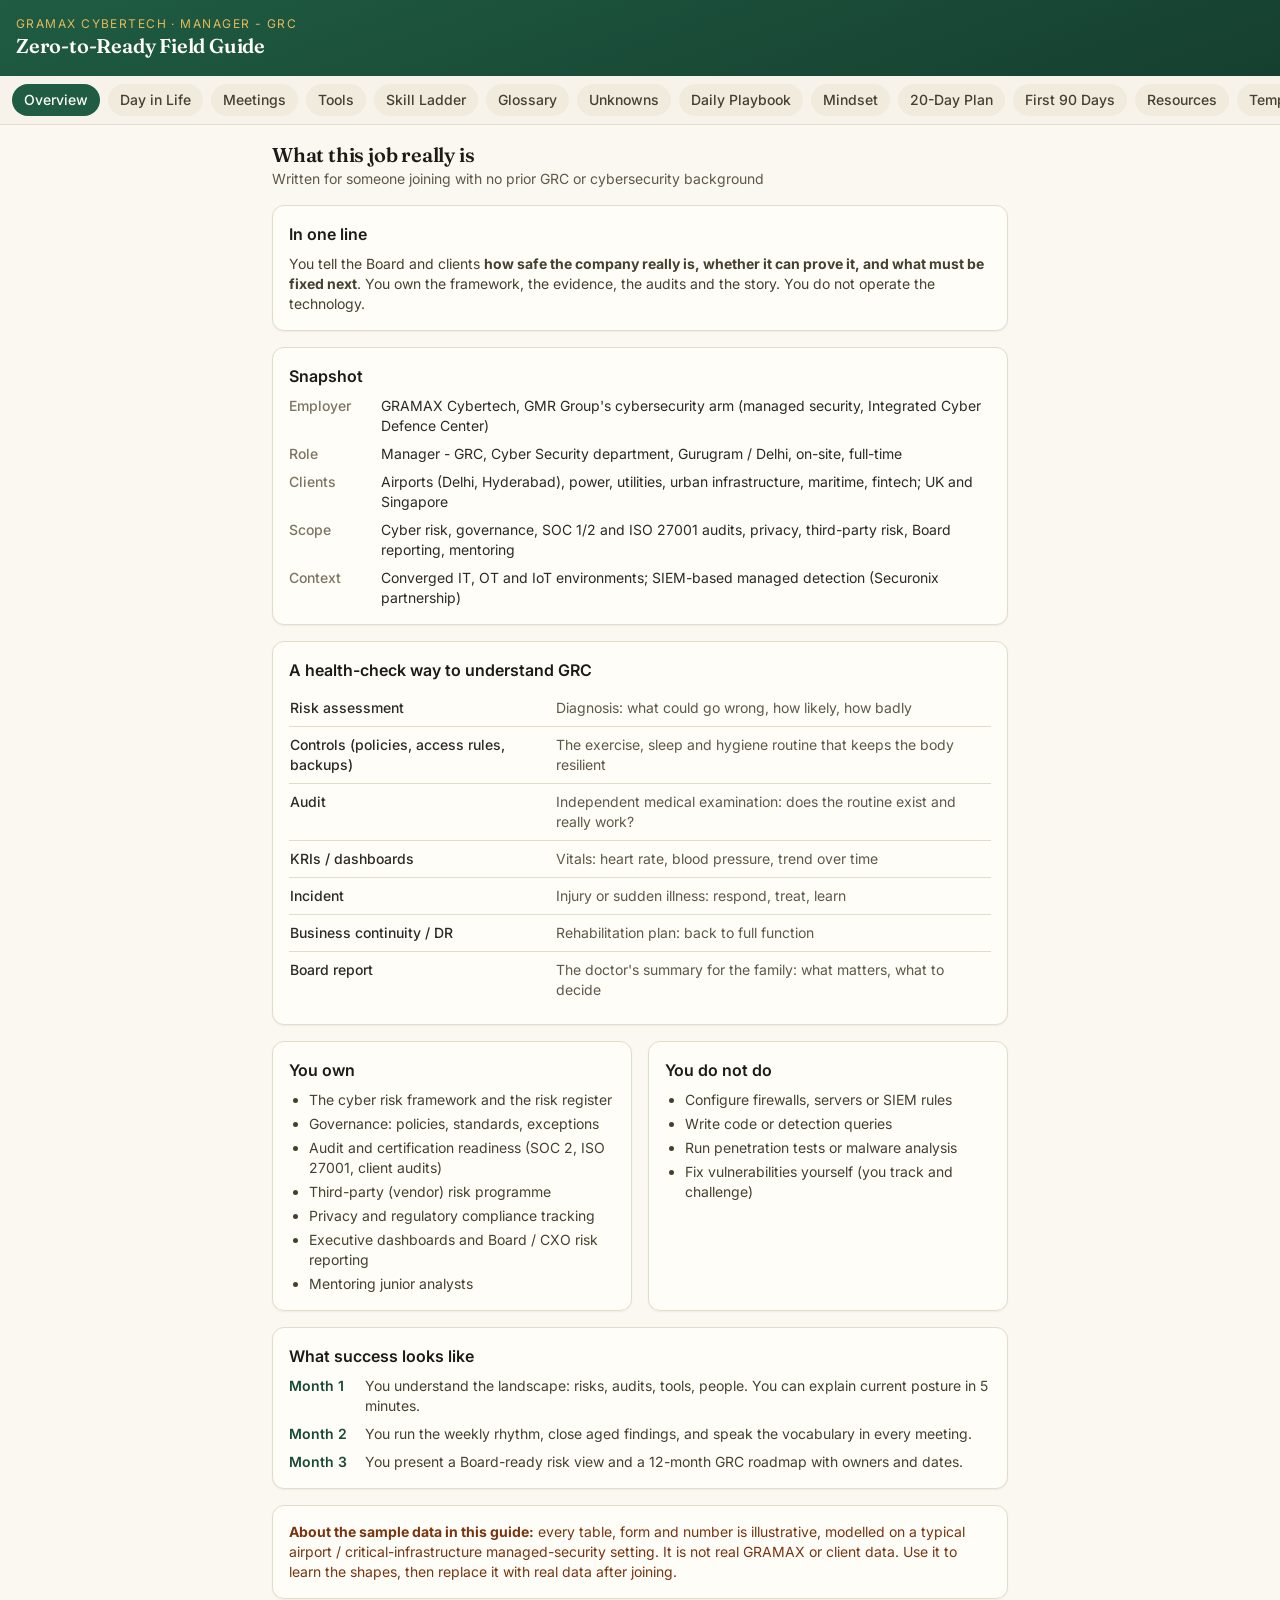
<file: grc.html>
<!doctype html>
<html lang="en">
<head>
  <meta charset="utf-8">
  <meta name="viewport" content="width=device-width, initial-scale=1">
  <meta name="robots" content="noindex, nofollow">
  <title>GRC field guide · LearNtime</title>
  <meta name="theme-color" content="#1f5c43">
  <link rel="icon" href="assets/icons/icon-192.png">
  <link rel="preconnect" href="https://fonts.googleapis.com">
  <link rel="preconnect" href="https://fonts.gstatic.com" crossorigin>
  <link href="https://fonts.googleapis.com/css2?family=Fraunces:opsz,wght@9..144,500..700&family=Inter:wght@400;500;600;700&display=swap" rel="stylesheet">
  <link rel="stylesheet" href="assets/grc/grc.css?v=dev">
  <script>
    // same theme as the rest of LearNtime, and follow changes made in the main window
    (function(){function apply(){try{var s=JSON.parse(localStorage.getItem('cissp.settings')||'{}');
      document.documentElement.dataset.theme=s.theme||(matchMedia('(prefers-color-scheme: dark)').matches?'night':'paper');}catch(e){}}
      apply();addEventListener('storage',function(e){if(e.key==='cissp.settings')apply();});})();
  </script>
</head>
<body style="margin:0">
  <div id="grc-guide"><div id="root"></div></div>
  <script src="assets/grc/grc.js?v=dev"></script>
</body>
</html>
</file>
<file: assets/grc/grc.css>
*,:after,:before{--tw-border-spacing-x:0;--tw-border-spacing-y:0;--tw-translate-x:0;--tw-translate-y:0;--tw-rotate:0;--tw-skew-x:0;--tw-skew-y:0;--tw-scale-x:1;--tw-scale-y:1;--tw-pan-x: ;--tw-pan-y: ;--tw-pinch-zoom: ;--tw-scroll-snap-strictness:proximity;--tw-gradient-from-position: ;--tw-gradient-via-position: ;--tw-gradient-to-position: ;--tw-ordinal: ;--tw-slashed-zero: ;--tw-numeric-figure: ;--tw-numeric-spacing: ;--tw-numeric-fraction: ;--tw-ring-inset: ;--tw-ring-offset-width:0px;--tw-ring-offset-color:#fff;--tw-ring-color:rgba(59,130,246,.5);--tw-ring-offset-shadow:0 0 #0000;--tw-ring-shadow:0 0 #0000;--tw-shadow:0 0 #0000;--tw-shadow-colored:0 0 #0000;--tw-blur: ;--tw-brightness: ;--tw-contrast: ;--tw-grayscale: ;--tw-hue-rotate: ;--tw-invert: ;--tw-saturate: ;--tw-sepia: ;--tw-drop-shadow: ;--tw-backdrop-blur: ;--tw-backdrop-brightness: ;--tw-backdrop-contrast: ;--tw-backdrop-grayscale: ;--tw-backdrop-hue-rotate: ;--tw-backdrop-invert: ;--tw-backdrop-opacity: ;--tw-backdrop-saturate: ;--tw-backdrop-sepia: ;--tw-contain-size: ;--tw-contain-layout: ;--tw-contain-paint: ;--tw-contain-style: }::backdrop{--tw-border-spacing-x:0;--tw-border-spacing-y:0;--tw-translate-x:0;--tw-translate-y:0;--tw-rotate:0;--tw-skew-x:0;--tw-skew-y:0;--tw-scale-x:1;--tw-scale-y:1;--tw-pan-x: ;--tw-pan-y: ;--tw-pinch-zoom: ;--tw-scroll-snap-strictness:proximity;--tw-gradient-from-position: ;--tw-gradient-via-position: ;--tw-gradient-to-position: ;--tw-ordinal: ;--tw-slashed-zero: ;--tw-numeric-figure: ;--tw-numeric-spacing: ;--tw-numeric-fraction: ;--tw-ring-inset: ;--tw-ring-offset-width:0px;--tw-ring-offset-color:#fff;--tw-ring-color:rgba(59,130,246,.5);--tw-ring-offset-shadow:0 0 #0000;--tw-ring-shadow:0 0 #0000;--tw-shadow:0 0 #0000;--tw-shadow-colored:0 0 #0000;--tw-blur: ;--tw-brightness: ;--tw-contrast: ;--tw-grayscale: ;--tw-hue-rotate: ;--tw-invert: ;--tw-saturate: ;--tw-sepia: ;--tw-drop-shadow: ;--tw-backdrop-blur: ;--tw-backdrop-brightness: ;--tw-backdrop-contrast: ;--tw-backdrop-grayscale: ;--tw-backdrop-hue-rotate: ;--tw-backdrop-invert: ;--tw-backdrop-opacity: ;--tw-backdrop-saturate: ;--tw-backdrop-sepia: ;--tw-contain-size: ;--tw-contain-layout: ;--tw-contain-paint: ;--tw-contain-style: }#grc-guide .visible{visibility:visible}#grc-guide .fixed{position:fixed}#grc-guide .sticky{position:sticky}#grc-guide .top-0{top:0}#grc-guide .z-10{z-index:10}#grc-guide .mx-auto{margin-left:auto;margin-right:auto}#grc-guide .mb-2{margin-bottom:.5rem}#grc-guide .mb-3{margin-bottom:.75rem}#grc-guide .mt-0\.5{margin-top:.125rem}#grc-guide .mt-1{margin-top:.25rem}#grc-guide .mt-2{margin-top:.5rem}#grc-guide .mt-3{margin-top:.75rem}#grc-guide .block{display:block}#grc-guide .flex{display:flex}#grc-guide .table{display:table}#grc-guide .grid{display:grid}#grc-guide .h-3{height:.75rem}#grc-guide .h-5{height:1.25rem}#grc-guide .h-fit{height:-moz-fit-content;height:fit-content}#grc-guide .min-h-screen{min-height:100vh}#grc-guide .w-10{width:2.5rem}#grc-guide .w-12{width:3rem}#grc-guide .w-14{width:3.5rem}#grc-guide .w-16{width:4rem}#grc-guide .w-20{width:5rem}#grc-guide .w-28{width:7rem}#grc-guide .w-5{width:1.25rem}#grc-guide .w-full{width:100%}#grc-guide .min-w-full{min-width:100%}#grc-guide .max-w-3xl{max-width:48rem}#grc-guide .flex-1{flex:1 1 0%}#grc-guide .shrink-0{flex-shrink:0}#grc-guide .list-decimal{list-style-type:decimal}#grc-guide .list-disc{list-style-type:disc}#grc-guide .flex-wrap{flex-wrap:wrap}#grc-guide .items-center{align-items:center}#grc-guide .justify-between{justify-content:space-between}#grc-guide .gap-1{gap:.25rem}#grc-guide .gap-2{gap:.5rem}#grc-guide .gap-3{gap:.75rem}#grc-guide .gap-4{gap:1rem}#grc-guide :is(.space-y-1>:not([hidden])~:not([hidden])){--tw-space-y-reverse:0;margin-top:calc(.25rem*(1 - var(--tw-space-y-reverse)));margin-bottom:calc(.25rem*var(--tw-space-y-reverse))}#grc-guide :is(.space-y-2>:not([hidden])~:not([hidden])){--tw-space-y-reverse:0;margin-top:calc(.5rem*(1 - var(--tw-space-y-reverse)));margin-bottom:calc(.5rem*var(--tw-space-y-reverse))}#grc-guide :is(.space-y-3>:not([hidden])~:not([hidden])){--tw-space-y-reverse:0;margin-top:calc(.75rem*(1 - var(--tw-space-y-reverse)));margin-bottom:calc(.75rem*var(--tw-space-y-reverse))}#grc-guide :is(.space-y-4>:not([hidden])~:not([hidden])){--tw-space-y-reverse:0;margin-top:calc(1rem*(1 - var(--tw-space-y-reverse)));margin-bottom:calc(1rem*var(--tw-space-y-reverse))}#grc-guide .overflow-hidden{overflow:hidden}#grc-guide .overflow-x-auto{overflow-x:auto}#grc-guide .whitespace-nowrap{white-space:nowrap}#grc-guide .whitespace-pre-wrap{white-space:pre-wrap}#grc-guide .rounded{border-radius:.25rem}#grc-guide .rounded-full{border-radius:9999px}#grc-guide .rounded-lg{border-radius:.5rem}#grc-guide .rounded-md{border-radius:.375rem}#grc-guide .rounded-xl{border-radius:.75rem}#grc-guide .border{border-width:1px}#grc-guide .border-b{border-bottom-width:1px}#grc-guide .border-t{border-top-width:1px}#grc-guide .border-amber-200{border-color:var(--g-a200)}#grc-guide .border-rose-200{border-color:var(--g-r200)}#grc-guide .border-slate-100{border-color:var(--g-s100)}#grc-guide .border-slate-200{border-color:var(--g-s200)}#grc-guide .border-slate-300{border-color:var(--g-s300)}#grc-guide .bg-amber-100{background-color:var(--g-a100)}#grc-guide .bg-amber-50{background-color:var(--g-a50)}#grc-guide .bg-amber-600{background-color:var(--g-a600)}#grc-guide .bg-emerald-100{background-color:var(--g-e100)}#grc-guide .bg-emerald-50{background-color:var(--g-e50)}#grc-guide .bg-emerald-500{background-color:var(--g-e500)}#grc-guide .bg-emerald-600{background-color:var(--g-e600)}#grc-guide .bg-indigo-100{background-color:var(--g-i100)}#grc-guide .bg-indigo-50{background-color:var(--g-i50)}#grc-guide .bg-indigo-600{background-color:var(--g-i600)}#grc-guide .bg-rose-100{background-color:var(--g-r100)}#grc-guide .bg-rose-600{background-color:var(--g-r600)}#grc-guide .bg-sky-600{background-color:var(--g-k600)}#grc-guide .bg-slate-100{background-color:var(--g-s100)}#grc-guide .bg-slate-50{background-color:var(--g-s50)}#grc-guide .bg-slate-800{background-color:var(--g-s800)}#grc-guide .bg-slate-900{background-color:var(--g-s900)}#grc-guide .bg-white{background-color:var(--g-w)}#grc-guide .bg-yellow-100{background-color:var(--g-y100)}#grc-guide .p-2{padding:.5rem}#grc-guide .p-3{padding:.75rem}#grc-guide .p-4{padding:1rem}#grc-guide .px-2{padding-left:.5rem;padding-right:.5rem}#grc-guide .px-3{padding-left:.75rem;padding-right:.75rem}#grc-guide .px-4{padding-left:1rem;padding-right:1rem}#grc-guide .py-0\.5{padding-top:.125rem;padding-bottom:.125rem}#grc-guide .py-1{padding-top:.25rem;padding-bottom:.25rem}#grc-guide .py-1\.5{padding-top:.375rem;padding-bottom:.375rem}#grc-guide .py-2{padding-top:.5rem;padding-bottom:.5rem}#grc-guide .py-4{padding-top:1rem;padding-bottom:1rem}#grc-guide .pb-1{padding-bottom:.25rem}#grc-guide .pb-16{padding-bottom:4rem}#grc-guide .pb-3{padding-bottom:.75rem}#grc-guide .pl-5{padding-left:1.25rem}#grc-guide .pr-2{padding-right:.5rem}#grc-guide .pt-2{padding-top:.5rem}#grc-guide .text-left{text-align:left}#grc-guide .text-center{text-align:center}#grc-guide .align-top{vertical-align:top}#grc-guide .text-base{font-size:1rem;line-height:1.5rem}#grc-guide .text-sm{font-size:.875rem;line-height:1.25rem}#grc-guide .text-xl{font-size:1.25rem;line-height:1.75rem}#grc-guide .text-xs{font-size:.75rem;line-height:1rem}#grc-guide .font-bold{font-weight:700}#grc-guide .font-medium{font-weight:500}#grc-guide .font-semibold{font-weight:600}#grc-guide .uppercase{text-transform:uppercase}#grc-guide .italic{font-style:italic}#grc-guide .tracking-wide{letter-spacing:.025em}#grc-guide .text-amber-800{color:var(--g-a800)}#grc-guide .text-amber-900{color:var(--g-a900)}#grc-guide .text-emerald-700{color:var(--g-e700)}#grc-guide .text-emerald-800{color:var(--g-e800)}#grc-guide .text-emerald-900{color:var(--g-e900)}#grc-guide .text-indigo-700{color:var(--g-i700)}#grc-guide .text-indigo-800{color:var(--g-i800)}#grc-guide .text-indigo-900{color:var(--g-i900)}#grc-guide .text-rose-700{color:var(--g-r700)}#grc-guide .text-rose-800{color:var(--g-r800)}#grc-guide .text-slate-300{color:var(--g-s300)}#grc-guide .text-slate-400{color:var(--g-s400)}#grc-guide .text-slate-500{color:var(--g-s500)}#grc-guide .text-slate-600{color:var(--g-s600)}#grc-guide .text-slate-700{color:var(--g-s700)}#grc-guide .text-slate-800{color:var(--g-s800)}#grc-guide .text-slate-900{color:var(--g-s900)}#grc-guide .text-white{color:var(--g-w)}#grc-guide .text-yellow-800{color:var(--g-y800)}#grc-guide .line-through{text-decoration-line:line-through}#grc-guide .accent-emerald-600{accent-color:var(--g-e600)}#grc-guide .shadow{--tw-shadow:0 1px 3px 0 rgba(0,0,0,.1),0 1px 2px -1px rgba(0,0,0,.1);--tw-shadow-colored:0 1px 3px 0 var(--tw-shadow-color),0 1px 2px -1px var(--tw-shadow-color)}#grc-guide .shadow,#grc-guide .shadow-sm{box-shadow:var(--tw-ring-offset-shadow,0 0 #0000),var(--tw-ring-shadow,0 0 #0000),var(--tw-shadow)}#grc-guide .shadow-sm{--tw-shadow:0 1px 2px 0 rgba(0,0,0,.05);--tw-shadow-colored:0 1px 2px 0 var(--tw-shadow-color)}#grc-guide .filter{filter:var(--tw-blur) var(--tw-brightness) var(--tw-contrast) var(--tw-grayscale) var(--tw-hue-rotate) var(--tw-invert) var(--tw-saturate) var(--tw-sepia) var(--tw-drop-shadow)}#grc-guide .transition-all{transition-property:all;transition-timing-function:cubic-bezier(.4,0,.2,1);transition-duration:.15s}#grc-guide{background:var(--g-bg);font-family:Inter,system-ui,sans-serif;-webkit-font-smoothing:antialiased;color:var(--g-s900);line-height:1.5}#grc-guide *,#grc-guide :after,#grc-guide :before{box-sizing:border-box;border-width:0;border-style:solid;border-color:var(--g-s200)}#grc-guide dd,#grc-guide dl,#grc-guide figure,#grc-guide h1,#grc-guide h2,#grc-guide h3,#grc-guide h4,#grc-guide ol,#grc-guide p,#grc-guide pre,#grc-guide ul{margin:0}#grc-guide ol,#grc-guide ul{padding:0}#grc-guide h1,#grc-guide h2,#grc-guide h3,#grc-guide h4{font-size:inherit}#grc-guide button{font:inherit;color:inherit;background:transparent;padding:0;cursor:pointer}#grc-guide table{border-collapse:collapse}#grc-guide a{color:inherit}#grc-guide input,#grc-guide textarea{font:inherit;color:inherit}#grc-guide h1,#grc-guide h2{font-family:Fraunces,Georgia,serif;letter-spacing:-.01em}#grc-guide h1,#grc-guide h2{font-weight:600!important}#grc-guide button{transition:background-color .15s,color .15s}#grc-guide .overflow-x-auto::-webkit-scrollbar,#grc-guide nav::-webkit-scrollbar{height:6px}#grc-guide .overflow-x-auto::-webkit-scrollbar-thumb,#grc-guide nav::-webkit-scrollbar-thumb{background:#d9d0bc;border-radius:99px}#grc-guide header.bg-slate-900{background:linear-gradient(160deg,#1f5c43,#163f2f)}#grc-guide header .text-slate-400{color:#e3b95a;letter-spacing:.12em}#grc-guide nav.sticky{background:color-mix(in srgb,var(--g-bg) 94%,transparent);-webkit-backdrop-filter:blur(8px);backdrop-filter:blur(8px)}:root{--g-w:#fffdf8;--g-bg:#f7f3ea;--g-s50:#fbf8f1;--g-s100:#f1ebde;--g-s200:#e3dccb;--g-s300:#cfc5ae;--g-s400:#a69c86;--g-s500:#7d7462;--g-s600:#5f5848;--g-s700:#45402f;--g-s800:#2c2a22;--g-s900:#1d1b17;--g-i50:#ecf4ef;--g-i100:#d5e8dc;--g-i200:#a9d0b8;--g-i500:#2f7a59;--g-i600:#1f5c43;--g-i700:#184a36;--g-i800:#133a2b;--g-i900:#0f2e22;--g-e50:#ecfdf5;--g-e100:#d1fae5;--g-e500:#047857;--g-e600:#047857;--g-e700:#047857;--g-e800:#065f46;--g-e900:#064e3b;--g-a50:#fffbeb;--g-a100:#fef3c7;--g-a200:#fde68a;--g-a600:#92400e;--g-a800:#92400e;--g-a900:#78350f;--g-r100:#ffe4e6;--g-r200:#fecdd3;--g-r600:#be123c;--g-r700:#be123c;--g-r800:#9f1239;--g-y100:#fef9c3;--g-y800:#854d0e;--g-k600:#0369a1}:root[data-theme=sepia]{--g-w:#f8eedb;--g-bg:#f1e5cd;--g-s50:#f3e8d2;--g-s100:#e8d9bb;--g-s200:#d6c39e;--g-s300:#c4ad83;--g-s400:#9c8564;--g-s500:#7d6a4f;--g-s600:#5f4b30;--g-s700:#4c3b25;--g-s800:#3a2c1a;--g-s900:#3a2c1a;--g-i50:#f1e3cc;--g-i100:#ead3ae;--g-i200:#d9b98a;--g-i500:#8a5a2b;--g-i600:#7a4a1c;--g-i700:#6a3e16;--g-i800:#5a3412;--g-i900:#4a2a0f;--g-e50:#ecfdf5;--g-e100:#d1fae5;--g-e500:#047857;--g-e600:#047857;--g-e700:#047857;--g-e800:#065f46;--g-e900:#064e3b;--g-a50:#fffbeb;--g-a100:#fef3c7;--g-a200:#fde68a;--g-a600:#92400e;--g-a800:#92400e;--g-a900:#78350f;--g-r100:#ffe4e6;--g-r200:#fecdd3;--g-r600:#be123c;--g-r700:#be123c;--g-r800:#9f1239;--g-y100:#fef9c3;--g-y800:#854d0e;--g-k600:#0369a1}:root[data-theme=night]{--g-w:#1c2125;--g-bg:#14171a;--g-s50:#171b1f;--g-s100:#232a2f;--g-s200:#2e353b;--g-s300:#3a4248;--g-s400:#7d776b;--g-s500:#958e80;--g-s600:#b5ae9f;--g-s700:#cfc8b9;--g-s800:#2b3237;--g-s900:#e7e1d4;--g-i50:#1f2b26;--g-i100:#26352e;--g-i200:#2f4a3c;--g-i500:#6fae8d;--g-i600:#2e6b4f;--g-i700:#8cc7a6;--g-i800:#a6d6bb;--g-i900:#c2e3cf;--g-e50:#17271f;--g-e100:#1d3328;--g-e500:#1f6b51;--g-e600:#1f6b51;--g-e700:#7fd4ac;--g-e800:#9fe0c0;--g-e900:#bfead4;--g-a50:#2a2214;--g-a100:#33291a;--g-a200:#5a4520;--g-a600:#8a5a14;--g-a800:#f0c27a;--g-a900:#f5d39a;--g-r100:#3a1f22;--g-r200:#5a2a2f;--g-r600:#a83246;--g-r700:#f08f99;--g-r800:#f4a7ae;--g-y100:#33301a;--g-y800:#f0dc8a;--g-k600:#22607f;color-scheme:dark}:root[data-theme=night] #grc-guide .text-white{color:#f3efe6}:root[data-theme=night] #grc-guide .text-slate-800{color:#dcd5c6}:root[data-theme=night] #grc-guide header.bg-slate-900{background:linear-gradient(160deg,#1d4a37,#11281f)}:root[data-theme=sepia] #grc-guide header.bg-slate-900{background:linear-gradient(160deg,#7a4a1c,#5a3412)}:root[data-theme=sepia] #grc-guide .text-white{color:#fbf3e3}.grc-inpage #grc-guide nav.sticky{top:64px}.grc-inpage #grc-guide .min-h-screen{min-height:0;border-radius:18px;overflow:clip}#grc-guide .last\:border-0:last-child{border-width:0}@media (min-width:640px){#grc-guide .sm\:grid-cols-2{grid-template-columns:repeat(2,minmax(0,1fr))}}
</file>
